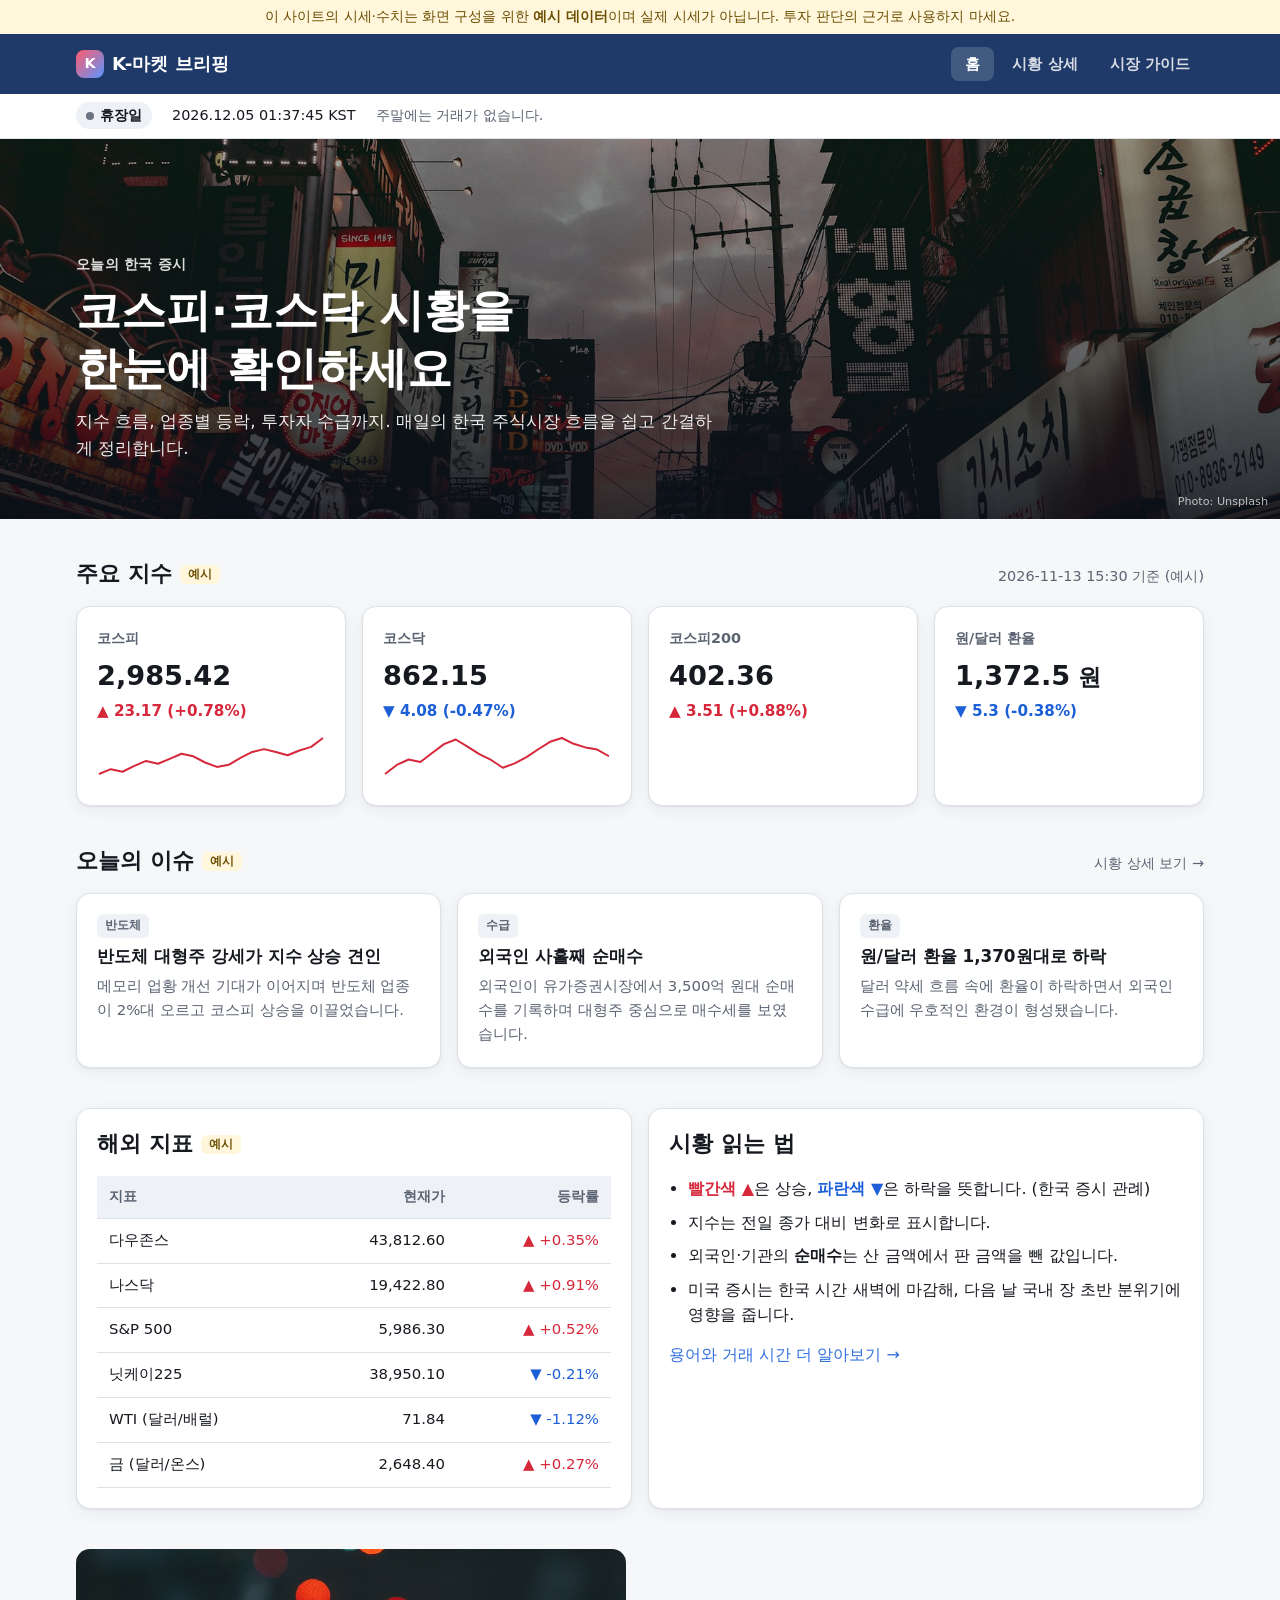
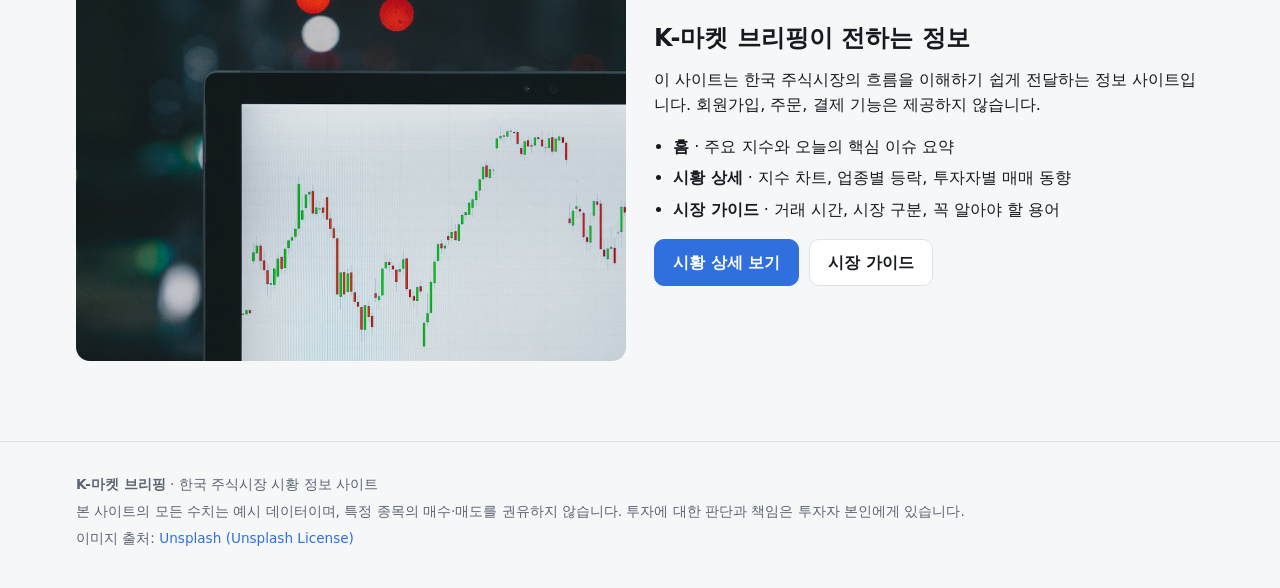
<file: index.html>
<!DOCTYPE html>
<html lang="ko">
<head>
  <meta charset="UTF-8">
  <meta name="viewport" content="width=device-width, initial-scale=1">
  <title>K-마켓 브리핑 | 한국 주식시장 시황</title>
  <meta name="description" content="코스피·코스닥 지수, 업종 흐름, 투자자 동향을 한눈에 정리한 한국 주식시장 시황 정보 사이트">
  <link rel="icon" href="data:image/svg+xml,%3Csvg xmlns=%27http://www.w3.org/2000/svg%27 viewBox=%270 0 32 32%27%3E%3Crect width=%2732%27 height=%2732%27 rx=%278%27 fill=%27%231f3a68%27/%3E%3Cpath d=%27M6 22l6-7 5 4 9-11%27 stroke=%27%23ff5c6c%27 stroke-width=%273%27 fill=%27none%27 stroke-linecap=%27round%27 stroke-linejoin=%27round%27/%3E%3C/svg%3E">
  <link rel="stylesheet" href="css/style.css">
</head>
<body>
  <div class="notice-bar">이 사이트의 시세·수치는 화면 구성을 위한 <strong>예시 데이터</strong>이며 실제 시세가 아닙니다. 투자 판단의 근거로 사용하지 마세요.</div>

  <header class="site-header">
    <div class="container">
      <a class="logo" href="index.html"><span class="logo-mark" aria-hidden="true">K</span>K-마켓 브리핑</a>
      <nav aria-label="주 메뉴">
        <button class="nav-toggle" aria-label="메뉴 열기" aria-expanded="false">☰</button>
        <ul class="nav-list">
          <li><a href="index.html" aria-current="page">홈</a></li>
          <li><a href="market.html">시황 상세</a></li>
          <li><a href="guide.html">시장 가이드</a></li>
        </ul>
      </nav>
    </div>
  </header>

  <div class="status-bar" role="status" aria-live="off">
    <div class="container">
      <span id="market-pill" class="status-pill">확인 중</span>
      <span id="market-clock" class="num"></span>
      <span id="market-meta" class="status-meta"></span>
    </div>
  </div>

  <main>
    <section class="hero" style="background-image: url('images/hero-seoul.jpg');">
      <div class="container">
        <div class="hero-eyebrow">오늘의 한국 증시</div>
        <h1>코스피·코스닥 시황을<br>한눈에 확인하세요</h1>
        <p>지수 흐름, 업종별 등락, 투자자 수급까지. 매일의 한국 주식시장 흐름을 쉽고 간결하게 정리합니다.</p>
      </div>
      <span class="photo-credit">Photo: <a href="https://unsplash.com" target="_blank" rel="noopener">Unsplash</a></span>
    </section>

    <section class="section">
      <div class="container">
        <div class="section-head">
          <h2>주요 지수 <span class="badge">예시</span></h2>
          <span class="sub" data-asof></span>
        </div>
        <div id="index-cards" class="grid grid-4"></div>
      </div>
    </section>

    <section class="section" style="padding-top: 0;">
      <div class="container">
        <div class="section-head">
          <h2>오늘의 이슈 <span class="badge">예시</span></h2>
          <a href="market.html" class="sub">시황 상세 보기 →</a>
        </div>
        <div id="issue-cards" class="grid grid-3"></div>
      </div>
    </section>

    <section class="section" style="padding-top: 0;">
      <div class="container grid grid-2">
        <div class="card">
          <div class="section-head">
            <h2>해외 지표 <span class="badge">예시</span></h2>
          </div>
          <div class="table-wrap">
            <table>
              <thead><tr><th>지표</th><th>현재가</th><th>등락률</th></tr></thead>
              <tbody id="global-body"></tbody>
            </table>
          </div>
        </div>
        <div class="card">
          <div class="section-head">
            <h2>시황 읽는 법</h2>
          </div>
          <ul style="padding-left: 1.2em; margin: 0;">
            <li><strong class="up">빨간색 ▲</strong>은 상승, <strong class="down">파란색 ▼</strong>은 하락을 뜻합니다. (한국 증시 관례)</li>
            <li style="margin-top: 8px;">지수는 전일 종가 대비 변화로 표시합니다.</li>
            <li style="margin-top: 8px;">외국인·기관의 <strong>순매수</strong>는 산 금액에서 판 금액을 뺀 값입니다.</li>
            <li style="margin-top: 8px;">미국 증시는 한국 시간 새벽에 마감해, 다음 날 국내 장 초반 분위기에 영향을 줍니다.</li>
          </ul>
          <p style="margin-top: 14px;"><a href="guide.html">용어와 거래 시간 더 알아보기 →</a></p>
        </div>
      </div>
    </section>

    <section class="section" style="padding-top: 0;">
      <div class="container split">
        <img src="images/chart-screen.jpg" alt="모니터에 표시된 주가 캔들 차트" loading="lazy">
        <div>
          <h2>K-마켓 브리핑이 전하는 정보</h2>
          <p>이 사이트는 한국 주식시장의 흐름을 이해하기 쉽게 전달하는 정보 사이트입니다. 회원가입, 주문, 결제 기능은 제공하지 않습니다.</p>
          <ul>
            <li><strong>홈</strong> · 주요 지수와 오늘의 핵심 이슈 요약</li>
            <li><strong>시황 상세</strong> · 지수 차트, 업종별 등락, 투자자별 매매 동향</li>
            <li><strong>시장 가이드</strong> · 거래 시간, 시장 구분, 꼭 알아야 할 용어</li>
          </ul>
          <div class="cta-row">
            <a class="btn btn-primary" href="market.html">시황 상세 보기</a>
            <a class="btn" href="guide.html">시장 가이드</a>
          </div>
        </div>
      </div>
    </section>
  </main>

  <footer class="site-footer">
    <div class="container">
      <p><strong>K-마켓 브리핑</strong> · 한국 주식시장 시황 정보 사이트</p>
      <p>본 사이트의 모든 수치는 예시 데이터이며, 특정 종목의 매수·매도를 권유하지 않습니다. 투자에 대한 판단과 책임은 투자자 본인에게 있습니다.</p>
      <p>이미지 출처: <a href="https://unsplash.com/license" target="_blank" rel="noopener">Unsplash (Unsplash License)</a></p>
    </div>
  </footer>

  <script src="js/data.js"></script>
  <script src="js/main.js"></script>
</body>
</html>
</file>
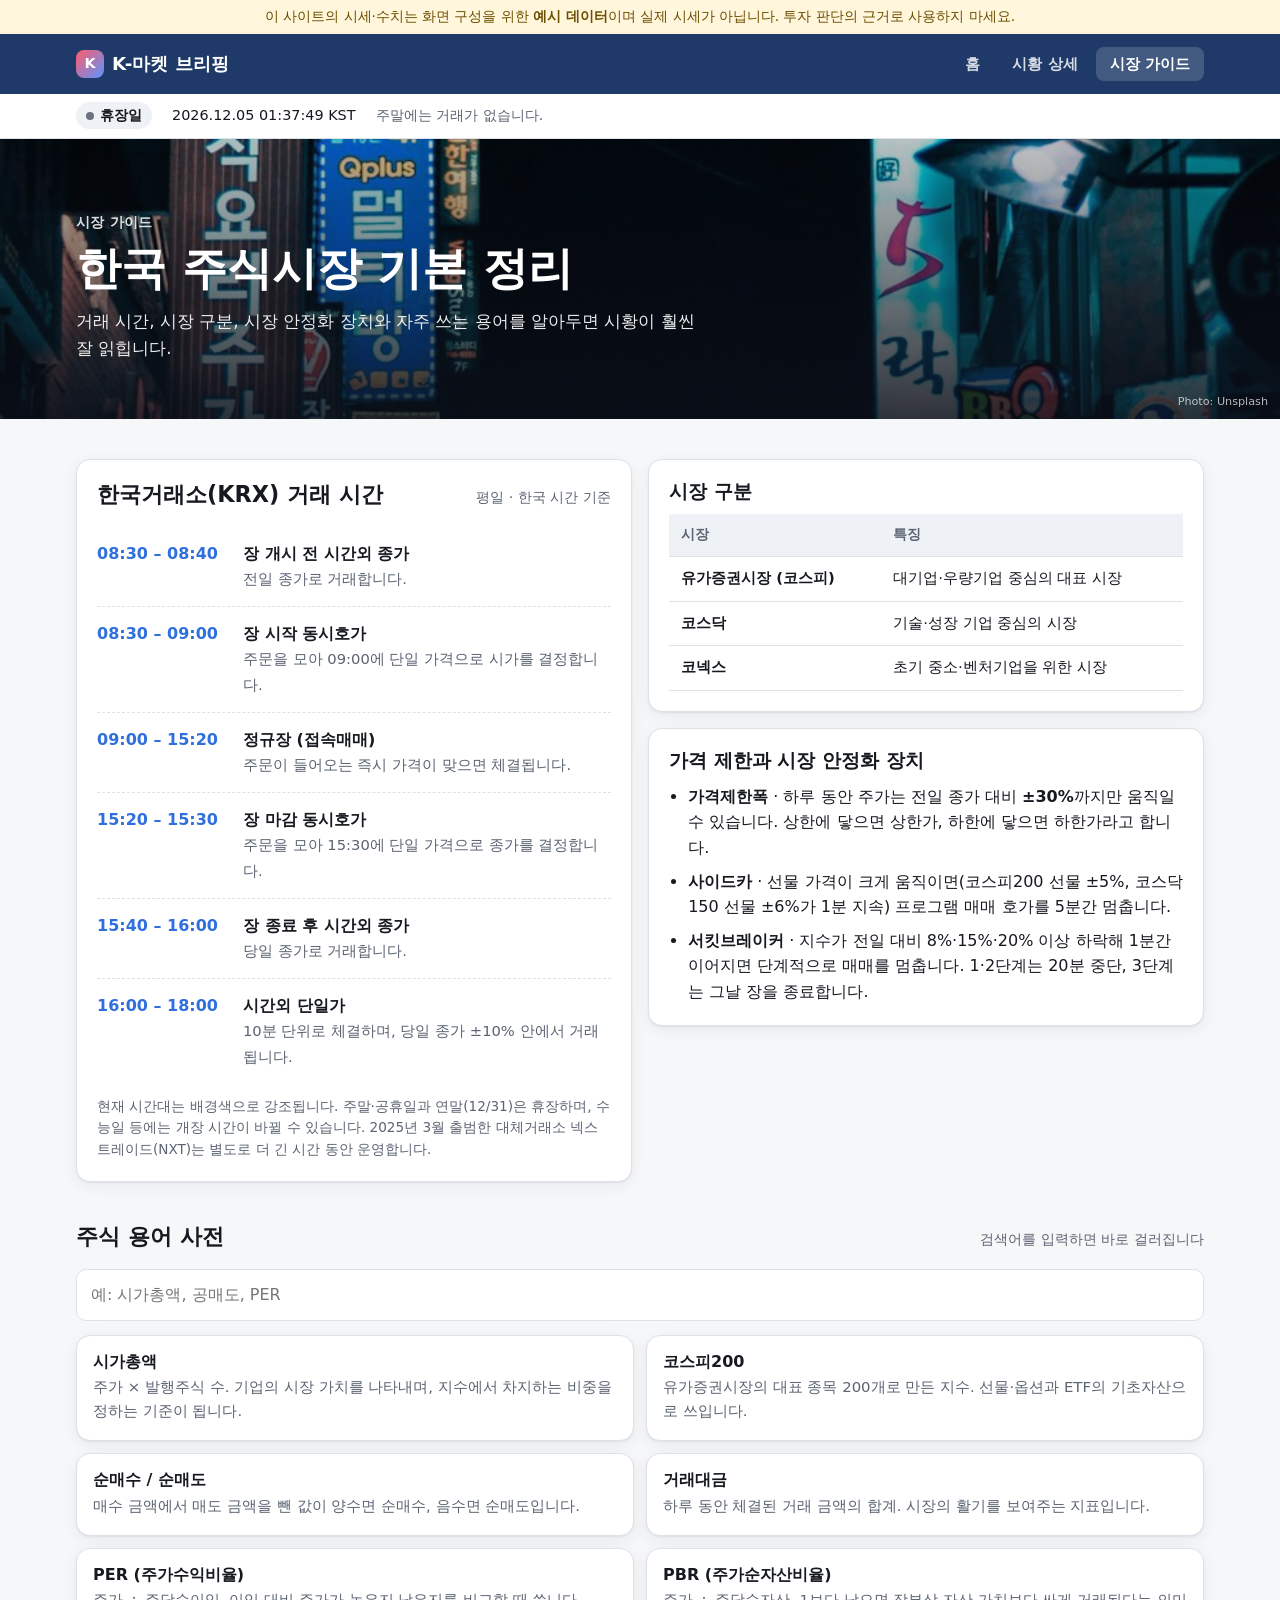
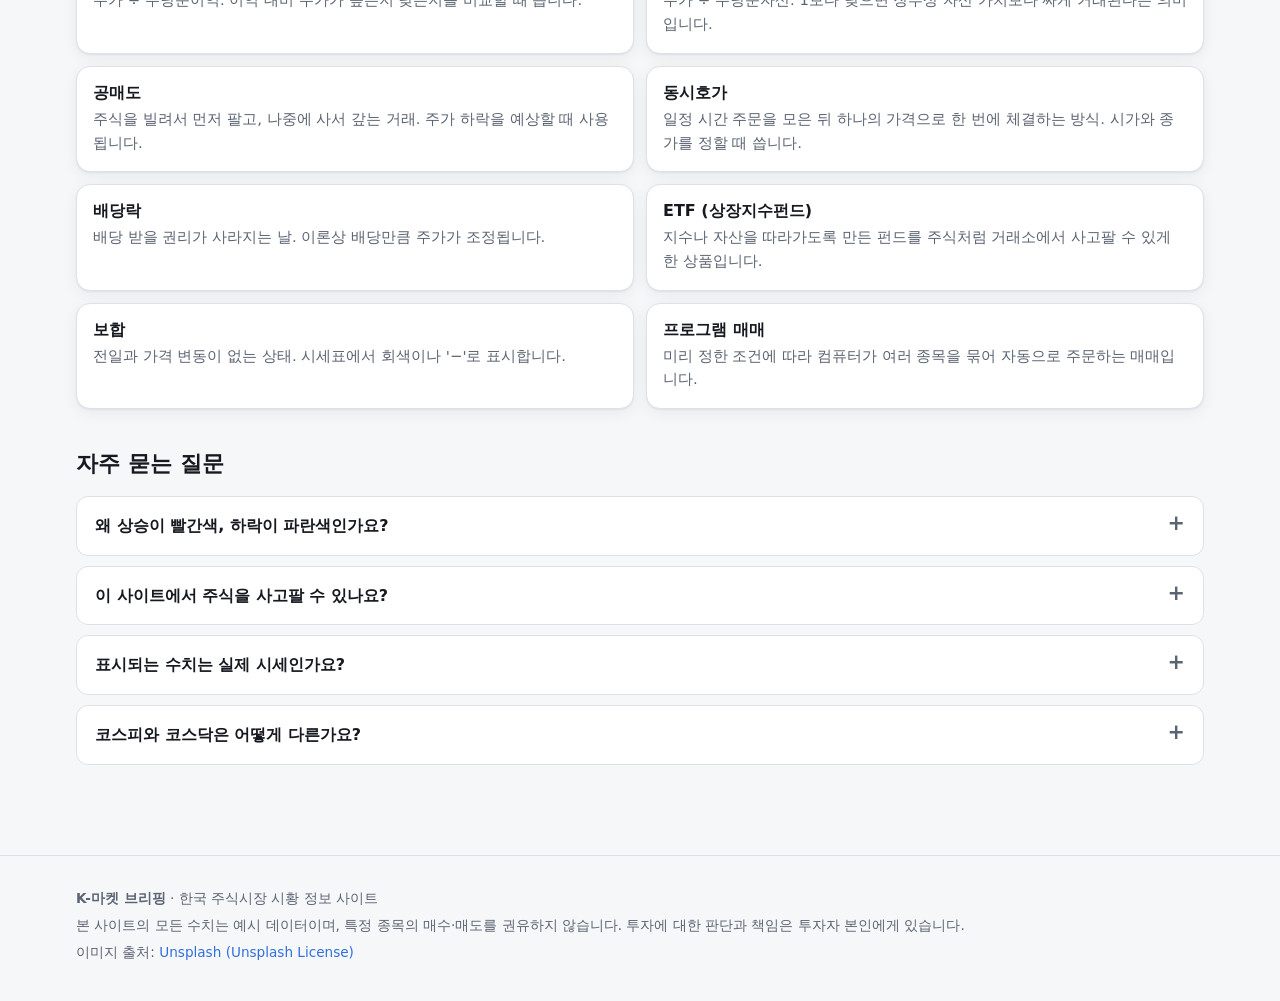
<file: guide.html>
<!DOCTYPE html>
<html lang="ko">
<head>
  <meta charset="UTF-8">
  <meta name="viewport" content="width=device-width, initial-scale=1">
  <title>시장 가이드 | K-마켓 브리핑</title>
  <meta name="description" content="한국 주식시장 거래 시간, 시장 구분, 가격제한폭과 시장안정화 장치, 주요 용어 정리">
  <link rel="icon" href="data:image/svg+xml,%3Csvg xmlns=%27http://www.w3.org/2000/svg%27 viewBox=%270 0 32 32%27%3E%3Crect width=%2732%27 height=%2732%27 rx=%278%27 fill=%27%231f3a68%27/%3E%3Cpath d=%27M6 22l6-7 5 4 9-11%27 stroke=%27%23ff5c6c%27 stroke-width=%273%27 fill=%27none%27 stroke-linecap=%27round%27 stroke-linejoin=%27round%27/%3E%3C/svg%3E">
  <link rel="stylesheet" href="css/style.css">
</head>
<body>
  <div class="notice-bar">이 사이트의 시세·수치는 화면 구성을 위한 <strong>예시 데이터</strong>이며 실제 시세가 아닙니다. 투자 판단의 근거로 사용하지 마세요.</div>

  <header class="site-header">
    <div class="container">
      <a class="logo" href="index.html"><span class="logo-mark" aria-hidden="true">K</span>K-마켓 브리핑</a>
      <nav aria-label="주 메뉴">
        <button class="nav-toggle" aria-label="메뉴 열기" aria-expanded="false">☰</button>
        <ul class="nav-list">
          <li><a href="index.html">홈</a></li>
          <li><a href="market.html">시황 상세</a></li>
          <li><a href="guide.html" aria-current="page">시장 가이드</a></li>
        </ul>
      </nav>
    </div>
  </header>

  <div class="status-bar" role="status" aria-live="off">
    <div class="container">
      <span id="market-pill" class="status-pill">확인 중</span>
      <span id="market-clock" class="num"></span>
      <span id="market-meta" class="status-meta"></span>
    </div>
  </div>

  <main>
    <section class="hero hero-small" style="background-image: url('images/seoul-night.jpg'); background-position: center 30%;">
      <div class="container">
        <div class="hero-eyebrow">시장 가이드</div>
        <h1>한국 주식시장 기본 정리</h1>
        <p>거래 시간, 시장 구분, 시장 안정화 장치와 자주 쓰는 용어를 알아두면 시황이 훨씬 잘 읽힙니다.</p>
      </div>
      <span class="photo-credit">Photo: <a href="https://unsplash.com" target="_blank" rel="noopener">Unsplash</a></span>
    </section>

    <section class="section" id="hours">
      <div class="container grid grid-2" style="align-items: start;">
        <div class="card">
          <div class="section-head">
            <h2>한국거래소(KRX) 거래 시간</h2>
            <span class="sub">평일 · 한국 시간 기준</span>
          </div>
          <ol class="timeline">
            <li data-from="510" data-to="520">
              <span class="time num">08:30 – 08:40</span>
              <div class="desc"><strong>장 개시 전 시간외 종가</strong><span>전일 종가로 거래합니다.</span></div>
            </li>
            <li data-from="510" data-to="540">
              <span class="time num">08:30 – 09:00</span>
              <div class="desc"><strong>장 시작 동시호가</strong><span>주문을 모아 09:00에 단일 가격으로 시가를 결정합니다.</span></div>
            </li>
            <li data-from="540" data-to="920">
              <span class="time num">09:00 – 15:20</span>
              <div class="desc"><strong>정규장 (접속매매)</strong><span>주문이 들어오는 즉시 가격이 맞으면 체결됩니다.</span></div>
            </li>
            <li data-from="920" data-to="930">
              <span class="time num">15:20 – 15:30</span>
              <div class="desc"><strong>장 마감 동시호가</strong><span>주문을 모아 15:30에 단일 가격으로 종가를 결정합니다.</span></div>
            </li>
            <li data-from="940" data-to="960">
              <span class="time num">15:40 – 16:00</span>
              <div class="desc"><strong>장 종료 후 시간외 종가</strong><span>당일 종가로 거래합니다.</span></div>
            </li>
            <li data-from="960" data-to="1080">
              <span class="time num">16:00 – 18:00</span>
              <div class="desc"><strong>시간외 단일가</strong><span>10분 단위로 체결하며, 당일 종가 ±10% 안에서 거래됩니다.</span></div>
            </li>
          </ol>
          <p class="status-meta" style="margin: 12px 0 0; font-size: .85rem;">현재 시간대는 배경색으로 강조됩니다. 주말·공휴일과 연말(12/31)은 휴장하며, 수능일 등에는 개장 시간이 바뀔 수 있습니다. 2025년 3월 출범한 대체거래소 넥스트레이드(NXT)는 별도로 더 긴 시간 동안 운영합니다.</p>
        </div>

        <div class="grid" style="gap: 16px;">
          <div class="card">
            <h2 style="font-size: 1.2rem;">시장 구분</h2>
            <div class="table-wrap">
              <table>
                <thead><tr><th>시장</th><th style="text-align:left;">특징</th></tr></thead>
                <tbody>
                  <tr><td><strong>유가증권시장 (코스피)</strong></td><td style="text-align:left; white-space: normal;">대기업·우량기업 중심의 대표 시장</td></tr>
                  <tr><td><strong>코스닥</strong></td><td style="text-align:left; white-space: normal;">기술·성장 기업 중심의 시장</td></tr>
                  <tr><td><strong>코넥스</strong></td><td style="text-align:left; white-space: normal;">초기 중소·벤처기업을 위한 시장</td></tr>
                </tbody>
              </table>
            </div>
          </div>
          <div class="card">
            <h2 style="font-size: 1.2rem;">가격 제한과 시장 안정화 장치</h2>
            <ul style="padding-left: 1.2em; margin: 0;">
              <li><strong>가격제한폭</strong> · 하루 동안 주가는 전일 종가 대비 <strong>±30%</strong>까지만 움직일 수 있습니다. 상한에 닿으면 상한가, 하한에 닿으면 하한가라고 합니다.</li>
              <li style="margin-top: 8px;"><strong>사이드카</strong> · 선물 가격이 크게 움직이면(코스피200 선물 ±5%, 코스닥150 선물 ±6%가 1분 지속) 프로그램 매매 호가를 5분간 멈춥니다.</li>
              <li style="margin-top: 8px;"><strong>서킷브레이커</strong> · 지수가 전일 대비 8%·15%·20% 이상 하락해 1분간 이어지면 단계적으로 매매를 멈춥니다. 1·2단계는 20분 중단, 3단계는 그날 장을 종료합니다.</li>
            </ul>
          </div>
        </div>
      </div>
    </section>

    <section class="section" id="glossary" style="padding-top: 0;">
      <div class="container">
        <div class="section-head">
          <h2>주식 용어 사전</h2>
          <span class="sub">검색어를 입력하면 바로 걸러집니다</span>
        </div>
        <label for="term-search" class="visually-hidden">용어 검색</label>
        <input id="term-search" class="search-box" type="search" placeholder="예: 시가총액, 공매도, PER" autocomplete="off">
        <div class="term-list">
          <article class="card term"><h3>시가총액</h3><p>주가 × 발행주식 수. 기업의 시장 가치를 나타내며, 지수에서 차지하는 비중을 정하는 기준이 됩니다.</p></article>
          <article class="card term"><h3>코스피200</h3><p>유가증권시장의 대표 종목 200개로 만든 지수. 선물·옵션과 ETF의 기초자산으로 쓰입니다.</p></article>
          <article class="card term"><h3>순매수 / 순매도</h3><p>매수 금액에서 매도 금액을 뺀 값이 양수면 순매수, 음수면 순매도입니다.</p></article>
          <article class="card term"><h3>거래대금</h3><p>하루 동안 체결된 거래 금액의 합계. 시장의 활기를 보여주는 지표입니다.</p></article>
          <article class="card term"><h3>PER (주가수익비율)</h3><p>주가 ÷ 주당순이익. 이익 대비 주가가 높은지 낮은지를 비교할 때 씁니다.</p></article>
          <article class="card term"><h3>PBR (주가순자산비율)</h3><p>주가 ÷ 주당순자산. 1보다 낮으면 장부상 자산 가치보다 싸게 거래된다는 의미입니다.</p></article>
          <article class="card term"><h3>공매도</h3><p>주식을 빌려서 먼저 팔고, 나중에 사서 갚는 거래. 주가 하락을 예상할 때 사용됩니다.</p></article>
          <article class="card term"><h3>동시호가</h3><p>일정 시간 주문을 모은 뒤 하나의 가격으로 한 번에 체결하는 방식. 시가와 종가를 정할 때 씁니다.</p></article>
          <article class="card term"><h3>배당락</h3><p>배당 받을 권리가 사라지는 날. 이론상 배당만큼 주가가 조정됩니다.</p></article>
          <article class="card term"><h3>ETF (상장지수펀드)</h3><p>지수나 자산을 따라가도록 만든 펀드를 주식처럼 거래소에서 사고팔 수 있게 한 상품입니다.</p></article>
          <article class="card term"><h3>보합</h3><p>전일과 가격 변동이 없는 상태. 시세표에서 회색이나 '−'로 표시합니다.</p></article>
          <article class="card term"><h3>프로그램 매매</h3><p>미리 정한 조건에 따라 컴퓨터가 여러 종목을 묶어 자동으로 주문하는 매매입니다.</p></article>
        </div>
        <p id="term-empty" class="empty">검색 결과가 없습니다.</p>
      </div>
    </section>

    <section class="section" id="faq" style="padding-top: 0;">
      <div class="container">
        <div class="section-head"><h2>자주 묻는 질문</h2></div>
        <details class="faq">
          <summary>왜 상승이 빨간색, 하락이 파란색인가요?</summary>
          <p>한국·중국·일본 등 동아시아 증시는 상승을 빨간색, 하락을 파란색(또는 초록색)으로 표시하는 것이 관례입니다. 미국 등 서구권은 반대로 상승이 초록색, 하락이 빨간색입니다.</p>
        </details>
        <details class="faq">
          <summary>이 사이트에서 주식을 사고팔 수 있나요?</summary>
          <p>아니요. K-마켓 브리핑은 시황 정보만 전달하는 사이트로, 회원가입·주문·결제 기능이 없습니다. 실제 거래는 증권사 앱이나 HTS/MTS를 이용하세요.</p>
        </details>
        <details class="faq">
          <summary>표시되는 수치는 실제 시세인가요?</summary>
          <p>아닙니다. 현재 표시되는 지수와 수치는 화면 구성을 위한 예시 데이터입니다. 실제 시세는 한국거래소(KRX) 정보데이터시스템이나 증권사 서비스에서 확인하세요.</p>
        </details>
        <details class="faq">
          <summary>코스피와 코스닥은 어떻게 다른가요?</summary>
          <p>코스피(유가증권시장)는 규모가 크고 안정적인 기업이, 코스닥은 기술·성장 중심의 기업이 주로 상장되어 있습니다. 상장 요건과 시장 성격이 다르며, 일반적으로 코스닥의 변동성이 더 큽니다.</p>
        </details>
      </div>
    </section>
  </main>

  <footer class="site-footer">
    <div class="container">
      <p><strong>K-마켓 브리핑</strong> · 한국 주식시장 시황 정보 사이트</p>
      <p>본 사이트의 모든 수치는 예시 데이터이며, 특정 종목의 매수·매도를 권유하지 않습니다. 투자에 대한 판단과 책임은 투자자 본인에게 있습니다.</p>
      <p>이미지 출처: <a href="https://unsplash.com/license" target="_blank" rel="noopener">Unsplash (Unsplash License)</a></p>
    </div>
  </footer>

  <script src="js/data.js"></script>
  <script src="js/main.js"></script>
</body>
</html>
</file>
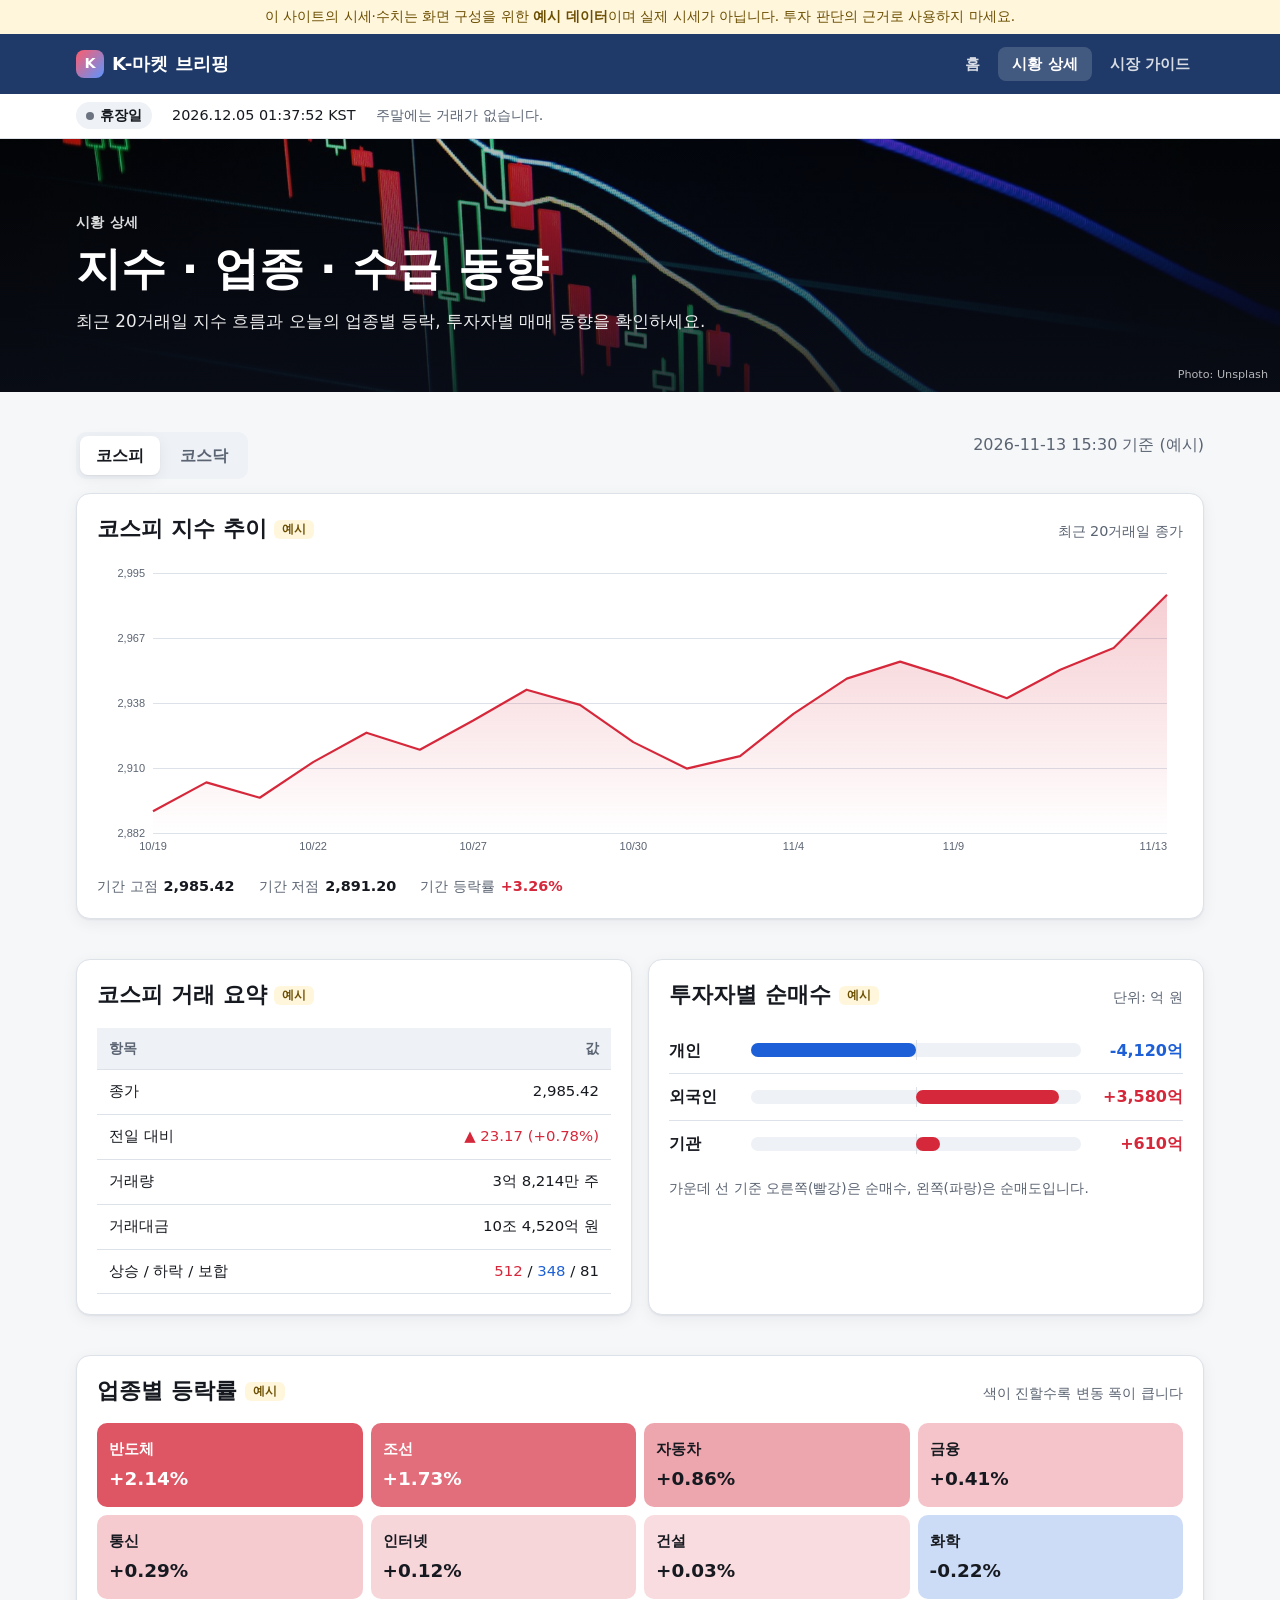
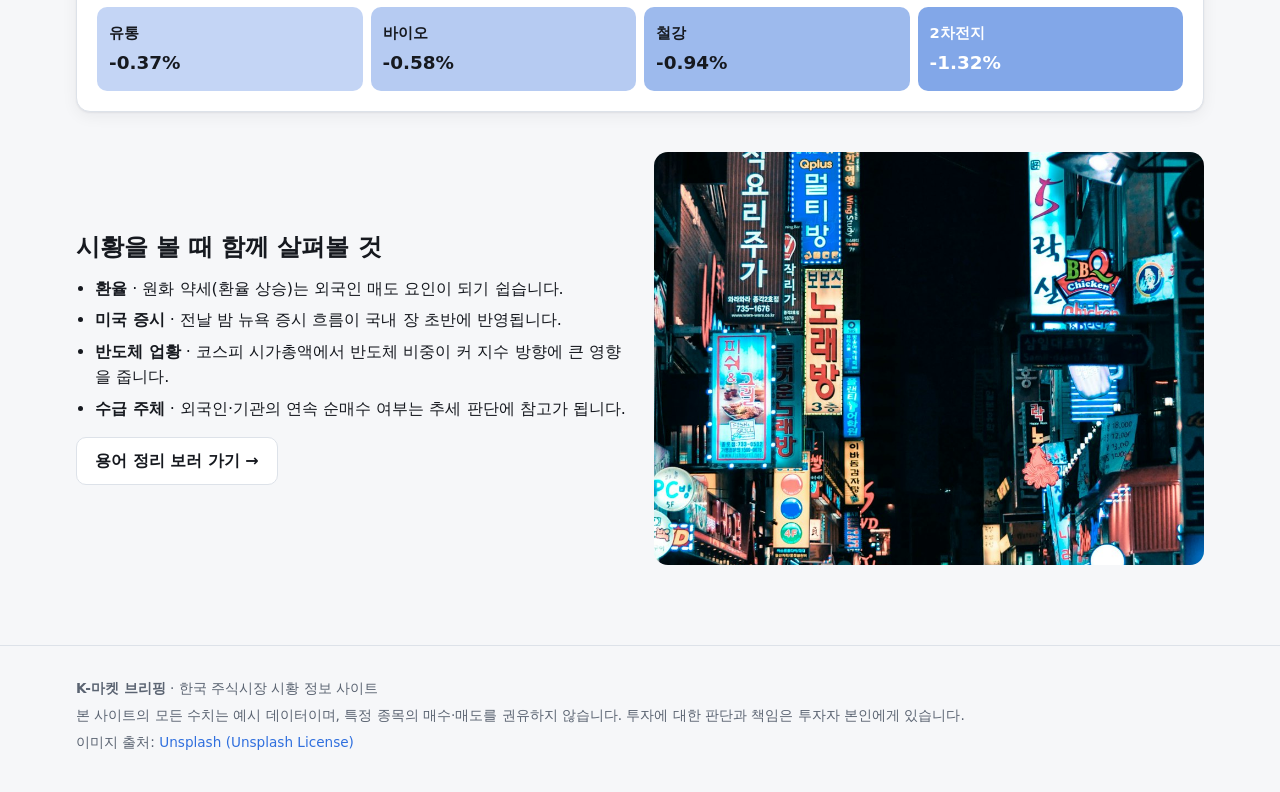
<file: market.html>
<!DOCTYPE html>
<html lang="ko">
<head>
  <meta charset="UTF-8">
  <meta name="viewport" content="width=device-width, initial-scale=1">
  <title>시황 상세 | K-마켓 브리핑</title>
  <meta name="description" content="코스피·코스닥 지수 추이, 업종별 등락률, 투자자별 순매수 동향">
  <link rel="icon" href="data:image/svg+xml,%3Csvg xmlns=%27http://www.w3.org/2000/svg%27 viewBox=%270 0 32 32%27%3E%3Crect width=%2732%27 height=%2732%27 rx=%278%27 fill=%27%231f3a68%27/%3E%3Cpath d=%27M6 22l6-7 5 4 9-11%27 stroke=%27%23ff5c6c%27 stroke-width=%273%27 fill=%27none%27 stroke-linecap=%27round%27 stroke-linejoin=%27round%27/%3E%3C/svg%3E">
  <link rel="stylesheet" href="css/style.css">
</head>
<body>
  <div class="notice-bar">이 사이트의 시세·수치는 화면 구성을 위한 <strong>예시 데이터</strong>이며 실제 시세가 아닙니다. 투자 판단의 근거로 사용하지 마세요.</div>

  <header class="site-header">
    <div class="container">
      <a class="logo" href="index.html"><span class="logo-mark" aria-hidden="true">K</span>K-마켓 브리핑</a>
      <nav aria-label="주 메뉴">
        <button class="nav-toggle" aria-label="메뉴 열기" aria-expanded="false">☰</button>
        <ul class="nav-list">
          <li><a href="index.html">홈</a></li>
          <li><a href="market.html" aria-current="page">시황 상세</a></li>
          <li><a href="guide.html">시장 가이드</a></li>
        </ul>
      </nav>
    </div>
  </header>

  <div class="status-bar" role="status" aria-live="off">
    <div class="container">
      <span id="market-pill" class="status-pill">확인 중</span>
      <span id="market-clock" class="num"></span>
      <span id="market-meta" class="status-meta"></span>
    </div>
  </div>

  <main>
    <section class="hero hero-small" style="background-image: url('images/chart-candle.jpg');">
      <div class="container">
        <div class="hero-eyebrow">시황 상세</div>
        <h1>지수 · 업종 · 수급 동향</h1>
        <p>최근 20거래일 지수 흐름과 오늘의 업종별 등락, 투자자별 매매 동향을 확인하세요.</p>
      </div>
      <span class="photo-credit">Photo: <a href="https://unsplash.com" target="_blank" rel="noopener">Unsplash</a></span>
    </section>

    <section class="section">
      <div class="container">
        <div class="range-row">
          <div class="tabs" role="tablist" aria-label="시장 선택">
            <button class="tab" role="tab" data-market="KOSPI" aria-selected="true">코스피</button>
            <button class="tab" role="tab" data-market="KOSDAQ" aria-selected="false">코스닥</button>
          </div>
          <span class="status-meta" data-asof></span>
        </div>

        <div class="card">
          <div class="section-head">
            <h2><span class="market-name">코스피</span> 지수 추이 <span class="badge">예시</span></h2>
            <span class="sub">최근 20거래일 종가</span>
          </div>
          <div class="chart-box">
            <canvas id="main-chart" role="img" aria-label="최근 20거래일 지수 종가 선 그래프"></canvas>
            <div id="chart-tip" class="chart-tip"></div>
          </div>
          <div id="chart-stats" class="stat-row"></div>
        </div>
      </div>
    </section>

    <section class="section" style="padding-top: 0;">
      <div class="container grid grid-2">
        <div class="card">
          <div class="section-head">
            <h2><span class="market-name">코스피</span> 거래 요약 <span class="badge">예시</span></h2>
          </div>
          <div class="table-wrap">
            <table>
              <thead><tr><th>항목</th><th>값</th></tr></thead>
              <tbody id="summary-body"></tbody>
            </table>
          </div>
        </div>
        <div class="card">
          <div class="section-head">
            <h2>투자자별 순매수 <span class="badge">예시</span></h2>
            <span class="sub">단위: 억 원</span>
          </div>
          <div id="flows"></div>
          <p class="status-meta" style="margin: 12px 0 0; font-size: .85rem;">가운데 선 기준 오른쪽(빨강)은 순매수, 왼쪽(파랑)은 순매도입니다.</p>
        </div>
      </div>
    </section>

    <section class="section" style="padding-top: 0;">
      <div class="container">
        <div class="card">
          <div class="section-head">
            <h2>업종별 등락률 <span class="badge">예시</span></h2>
            <span class="sub">색이 진할수록 변동 폭이 큽니다</span>
          </div>
          <div id="heatmap" class="heatmap"></div>
        </div>
      </div>
    </section>

    <section class="section" style="padding-top: 0;">
      <div class="container split">
        <div>
          <h2>시황을 볼 때 함께 살펴볼 것</h2>
          <ul>
            <li><strong>환율</strong> · 원화 약세(환율 상승)는 외국인 매도 요인이 되기 쉽습니다.</li>
            <li><strong>미국 증시</strong> · 전날 밤 뉴욕 증시 흐름이 국내 장 초반에 반영됩니다.</li>
            <li><strong>반도체 업황</strong> · 코스피 시가총액에서 반도체 비중이 커 지수 방향에 큰 영향을 줍니다.</li>
            <li><strong>수급 주체</strong> · 외국인·기관의 연속 순매수 여부는 추세 판단에 참고가 됩니다.</li>
          </ul>
          <a class="btn" href="guide.html">용어 정리 보러 가기 →</a>
        </div>
        <img src="images/seoul-night.jpg" alt="네온사인이 켜진 서울 도심 밤거리" loading="lazy">
      </div>
    </section>
  </main>

  <footer class="site-footer">
    <div class="container">
      <p><strong>K-마켓 브리핑</strong> · 한국 주식시장 시황 정보 사이트</p>
      <p>본 사이트의 모든 수치는 예시 데이터이며, 특정 종목의 매수·매도를 권유하지 않습니다. 투자에 대한 판단과 책임은 투자자 본인에게 있습니다.</p>
      <p>이미지 출처: <a href="https://unsplash.com/license" target="_blank" rel="noopener">Unsplash (Unsplash License)</a></p>
    </div>
  </footer>

  <script src="js/data.js"></script>
  <script src="js/main.js"></script>
</body>
</html>
</file>
<file: css/style.css>
/* ===== 디자인 토큰 ===== */
:root {
  --bg: #f6f7f9;
  --surface: #ffffff;
  --surface-2: #eef1f5;
  --text: #16191f;
  --text-muted: #5b6472;
  --border: #dde2e9;
  --brand: #1f3a68;
  --brand-ink: #ffffff;
  --accent: #2f6fde;
  /* 한국 증시 관례: 상승 = 빨강, 하락 = 파랑 */
  --up: #d6283b;
  --up-bg: #fde8ea;
  --down: #1d5fd6;
  --down-bg: #e5eefc;
  --flat: #6b7280;
  --notice-bg: #fff6dc;
  --notice-ink: #6b4e00;
  --radius: 14px;
  --shadow: 0 1px 2px rgba(16, 24, 40, .06), 0 4px 16px rgba(16, 24, 40, .06);
  --maxw: 1160px;
  --font: "Pretendard", "Apple SD Gothic Neo", "Malgun Gothic", "맑은 고딕", system-ui, sans-serif;
}

@media (prefers-color-scheme: dark) {
  :root {
    --bg: #0f1218;
    --surface: #171b23;
    --surface-2: #1f2530;
    --text: #e8ebf0;
    --text-muted: #9aa3b2;
    --border: #2a313d;
    --brand: #16233d;
    --accent: #6c9cf0;
    --up: #ff5c6c;
    --up-bg: #3a1a1f;
    --down: #5b95ff;
    --down-bg: #172540;
    --notice-bg: #2e2712;
    --notice-ink: #f1d58a;
    --shadow: 0 1px 2px rgba(0, 0, 0, .4), 0 4px 16px rgba(0, 0, 0, .3);
  }
}

/* ===== 기본 ===== */
*, *::before, *::after { box-sizing: border-box; }
html { scroll-behavior: smooth; }
body {
  margin: 0;
  font-family: var(--font);
  background: var(--bg);
  color: var(--text);
  line-height: 1.6;
  -webkit-font-smoothing: antialiased;
}
img { max-width: 100%; display: block; }
a { color: var(--accent); text-decoration: none; }
a:hover { text-decoration: underline; }
h1, h2, h3 { line-height: 1.3; margin: 0 0 .5em; }
p { margin: 0 0 1em; }
.container { width: 100%; max-width: var(--maxw); margin: 0 auto; padding: 0 16px; }
.num { font-variant-numeric: tabular-nums; }
.up { color: var(--up); }
.down { color: var(--down); }
.flat { color: var(--flat); }
.visually-hidden {
  position: absolute; width: 1px; height: 1px; overflow: hidden;
  clip: rect(0 0 0 0); white-space: nowrap;
}

/* ===== 예시 데이터 안내 띠 ===== */
.notice-bar {
  background: var(--notice-bg);
  color: var(--notice-ink);
  font-size: .85rem;
  text-align: center;
  padding: 6px 16px;
}

/* ===== 헤더 / 내비게이션 ===== */
.site-header {
  position: sticky; top: 0; z-index: 50;
  background: var(--brand);
  color: var(--brand-ink);
}
.site-header .container {
  display: flex; align-items: center; justify-content: space-between;
  height: 60px;
}
.logo {
  color: var(--brand-ink); font-weight: 800; font-size: 1.15rem;
  display: flex; align-items: center; gap: 8px;
}
.logo:hover { text-decoration: none; }
.logo-mark {
  width: 28px; height: 28px; border-radius: 8px;
  background: linear-gradient(135deg, #ff5c6c, #5b95ff);
  display: grid; place-items: center; font-size: .9rem;
}
.nav-list { list-style: none; display: flex; gap: 4px; margin: 0; padding: 0; }
.nav-list a {
  color: rgba(255, 255, 255, .82); padding: 8px 14px; border-radius: 8px;
  font-weight: 600; font-size: .95rem;
}
.nav-list a:hover { background: rgba(255, 255, 255, .1); color: #fff; text-decoration: none; }
.nav-list a[aria-current="page"] { background: rgba(255, 255, 255, .16); color: #fff; }
.nav-toggle {
  display: none; background: none; border: 0; color: #fff;
  font-size: 1.5rem; cursor: pointer; padding: 4px 8px;
}

/* ===== 시장 상태 바 ===== */
.status-bar { background: var(--surface); border-bottom: 1px solid var(--border); font-size: .9rem; }
.status-bar .container {
  display: flex; flex-wrap: wrap; align-items: center; gap: 8px 20px;
  min-height: 44px; padding-top: 6px; padding-bottom: 6px;
}
.status-pill {
  display: inline-flex; align-items: center; gap: 6px;
  font-weight: 700; padding: 2px 10px; border-radius: 999px;
  background: var(--surface-2);
}
.status-pill::before {
  content: ""; width: 8px; height: 8px; border-radius: 50%; background: var(--flat);
}
.status-pill.open::before { background: #16a34a; box-shadow: 0 0 0 3px rgba(22, 163, 74, .25); }
.status-pill.auction::before { background: #f59e0b; }
.status-meta { color: var(--text-muted); }

/* ===== 히어로 ===== */
.hero {
  position: relative; color: #fff;
  background: #111 center / cover no-repeat;
  min-height: 380px; display: flex; align-items: flex-end;
}
.hero::after {
  content: ""; position: absolute; inset: 0;
  background: linear-gradient(180deg, rgba(10, 14, 24, .25) 0%, rgba(10, 14, 24, .85) 100%);
}
.hero .container { position: relative; z-index: 1; padding-top: 72px; padding-bottom: 40px; }
.hero-eyebrow { font-size: .9rem; opacity: .85; font-weight: 600; letter-spacing: .02em; }
.hero h1 { font-size: clamp(1.8rem, 4vw, 2.8rem); margin: 6px 0 10px; }
.hero p { max-width: 640px; opacity: .92; font-size: 1.05rem; }
.hero-small { min-height: 240px; }
.photo-credit {
  position: absolute; right: 12px; bottom: 8px; z-index: 1;
  font-size: .7rem; color: rgba(255, 255, 255, .7);
}
.photo-credit a { color: inherit; }

/* ===== 섹션 / 카드 ===== */
main { display: block; }
.section { padding: 40px 0; }
.section-head {
  display: flex; flex-wrap: wrap; align-items: baseline; justify-content: space-between;
  gap: 8px; margin-bottom: 18px;
}
.section-head h2 { font-size: 1.4rem; margin: 0; }
.section-head .sub { color: var(--text-muted); font-size: .9rem; }
.badge {
  display: inline-block; font-size: .72rem; font-weight: 700;
  padding: 2px 8px; border-radius: 6px;
  background: var(--notice-bg); color: var(--notice-ink); vertical-align: middle;
}

.card {
  background: var(--surface); border: 1px solid var(--border);
  border-radius: var(--radius); box-shadow: var(--shadow); padding: 20px;
}
.grid { display: grid; gap: 16px; }
.grid-4 { grid-template-columns: repeat(4, 1fr); }
.grid-3 { grid-template-columns: repeat(3, 1fr); }
.grid-2 { grid-template-columns: repeat(2, 1fr); }

/* 지수 카드 */
.index-card .label { color: var(--text-muted); font-size: .9rem; font-weight: 600; }
.index-card .value { font-size: 1.7rem; font-weight: 800; margin: 4px 0 2px; }
.index-card .change { font-weight: 700; font-size: .95rem; }
.index-card canvas { width: 100%; height: 44px; margin-top: 10px; }

/* 뉴스/이슈 카드 */
.issue-card { display: flex; flex-direction: column; gap: 8px; }
.issue-card .tag {
  align-self: flex-start; font-size: .75rem; font-weight: 700;
  padding: 2px 8px; border-radius: 6px; background: var(--surface-2); color: var(--text-muted);
}
.issue-card h3 { font-size: 1.05rem; margin: 0; }
.issue-card p { color: var(--text-muted); font-size: .93rem; margin: 0; }

/* 이미지 + 텍스트 분할 */
.split {
  display: grid; grid-template-columns: 1fr 1fr; gap: 28px; align-items: center;
}
.split img { border-radius: var(--radius); aspect-ratio: 4 / 3; object-fit: cover; width: 100%; }
.split ul { padding-left: 1.2em; margin: 0 0 1em; }
.split li { margin-bottom: 6px; }

.cta-row { display: flex; flex-wrap: wrap; gap: 10px; }
.btn {
  display: inline-block; padding: 10px 18px; border-radius: 10px;
  font-weight: 700; border: 1px solid var(--border);
  background: var(--surface); color: var(--text);
}
.btn:hover { text-decoration: none; border-color: var(--accent); }
.btn-primary { background: var(--accent); color: #fff; border-color: var(--accent); }
.btn-primary:hover { filter: brightness(1.08); }

/* ===== 표 ===== */
.table-wrap { overflow-x: auto; }
table { width: 100%; border-collapse: collapse; font-size: .93rem; }
th, td { padding: 10px 12px; text-align: right; border-bottom: 1px solid var(--border); white-space: nowrap; }
th:first-child, td:first-child { text-align: left; }
thead th { color: var(--text-muted); font-weight: 600; font-size: .85rem; background: var(--surface-2); }
tbody tr:hover { background: var(--surface-2); }

/* ===== 탭 ===== */
.tabs { display: inline-flex; gap: 4px; background: var(--surface-2); padding: 4px; border-radius: 10px; }
.tab {
  border: 0; background: none; padding: 7px 16px; border-radius: 8px;
  font: inherit; font-weight: 700; color: var(--text-muted); cursor: pointer;
}
.tab[aria-selected="true"] { background: var(--surface); color: var(--text); box-shadow: var(--shadow); }

/* ===== 차트 ===== */
.chart-box { position: relative; }
.chart-box canvas { width: 100%; height: 300px; display: block; }
.chart-tip {
  position: absolute; pointer-events: none; display: none;
  background: var(--text); color: var(--bg); font-size: .8rem;
  padding: 6px 10px; border-radius: 8px; white-space: nowrap; transform: translate(-50%, -120%);
}
.range-row { display: flex; flex-wrap: wrap; justify-content: space-between; gap: 12px; margin-bottom: 14px; }
.stat-row { display: flex; flex-wrap: wrap; gap: 8px 24px; margin-top: 14px; font-size: .9rem; }
.stat-row span { color: var(--text-muted); }
.stat-row strong { margin-left: 6px; }

/* 업종 히트맵 */
.heatmap { display: grid; grid-template-columns: repeat(4, 1fr); gap: 8px; }
.heat-cell {
  border-radius: 10px; padding: 14px 12px; min-height: 84px;
  display: flex; flex-direction: column; justify-content: space-between; font-weight: 700;
}
.heat-cell .name { font-size: .92rem; }
.heat-cell .pct { font-size: 1.15rem; }

/* 투자자 막대 */
.flow-row {
  display: grid; grid-template-columns: 70px 1fr 90px; gap: 12px; align-items: center;
  padding: 10px 0; border-bottom: 1px solid var(--border);
}
.flow-row:last-child { border-bottom: 0; }
.flow-track { position: relative; height: 14px; background: var(--surface-2); border-radius: 7px; }
.flow-track::before {
  content: ""; position: absolute; left: 50%; top: -3px; bottom: -3px; width: 1px; background: var(--border);
}
.flow-bar { position: absolute; top: 0; height: 100%; border-radius: 7px; }
.flow-val { text-align: right; font-weight: 700; }

/* ===== 가이드 ===== */
.timeline { list-style: none; margin: 0; padding: 0; position: relative; }
.timeline li {
  display: grid; grid-template-columns: 130px 1fr; gap: 16px;
  padding: 14px 0; border-bottom: 1px dashed var(--border);
}
.timeline li:last-child { border-bottom: 0; }
.timeline .time { font-weight: 800; color: var(--accent); }
.timeline .desc strong { display: block; }
.timeline .desc span { color: var(--text-muted); font-size: .92rem; }
.timeline li.now { background: var(--surface-2); border-radius: 10px; padding-left: 10px; padding-right: 10px; }

.search-box {
  width: 100%; padding: 12px 14px; font: inherit; font-size: 1rem;
  border: 1px solid var(--border); border-radius: 10px;
  background: var(--surface); color: var(--text); margin-bottom: 14px;
}
.search-box:focus { outline: 2px solid var(--accent); outline-offset: 1px; }
.term-list { display: grid; grid-template-columns: repeat(2, 1fr); gap: 12px; }
.term { padding: 16px; }
.term h3 { font-size: 1rem; margin-bottom: 4px; }
.term p { margin: 0; color: var(--text-muted); font-size: .93rem; }
.empty { color: var(--text-muted); text-align: center; padding: 24px; display: none; }

details.faq {
  background: var(--surface); border: 1px solid var(--border); border-radius: 12px;
  padding: 0 18px; margin-bottom: 10px;
}
details.faq summary { cursor: pointer; font-weight: 700; padding: 16px 0; list-style: none; position: relative; padding-right: 28px; }
details.faq summary::-webkit-details-marker { display: none; }
details.faq summary::after { content: "+"; position: absolute; right: 0; font-size: 1.3rem; line-height: 1; color: var(--text-muted); }
details.faq[open] summary::after { content: "−"; }
details.faq p { color: var(--text-muted); padding-bottom: 16px; margin: 0; }

/* ===== 푸터 ===== */
.site-footer {
  margin-top: 40px; padding: 32px 0; border-top: 1px solid var(--border);
  color: var(--text-muted); font-size: .85rem;
}
.site-footer p { margin-bottom: .4em; }

/* ===== 반응형 ===== */
@media (max-width: 960px) {
  .grid-4 { grid-template-columns: repeat(2, 1fr); }
  .grid-3 { grid-template-columns: 1fr 1fr; }
  .heatmap { grid-template-columns: repeat(3, 1fr); }
}
@media (max-width: 720px) {
  .nav-toggle { display: block; }
  .nav-list {
    display: none; position: absolute; top: 60px; left: 0; right: 0;
    flex-direction: column; background: var(--brand); padding: 8px 16px 16px;
  }
  .nav-list.open { display: flex; }
  .grid-3, .grid-2, .split, .term-list { grid-template-columns: 1fr; }
  .heatmap { grid-template-columns: repeat(2, 1fr); }
  .timeline li { grid-template-columns: 1fr; gap: 2px; }
  .hero { min-height: 320px; }
  .index-card .value { font-size: 1.4rem; }
}
@media (max-width: 420px) {
  .grid-4 { grid-template-columns: 1fr; }
}
</file>
